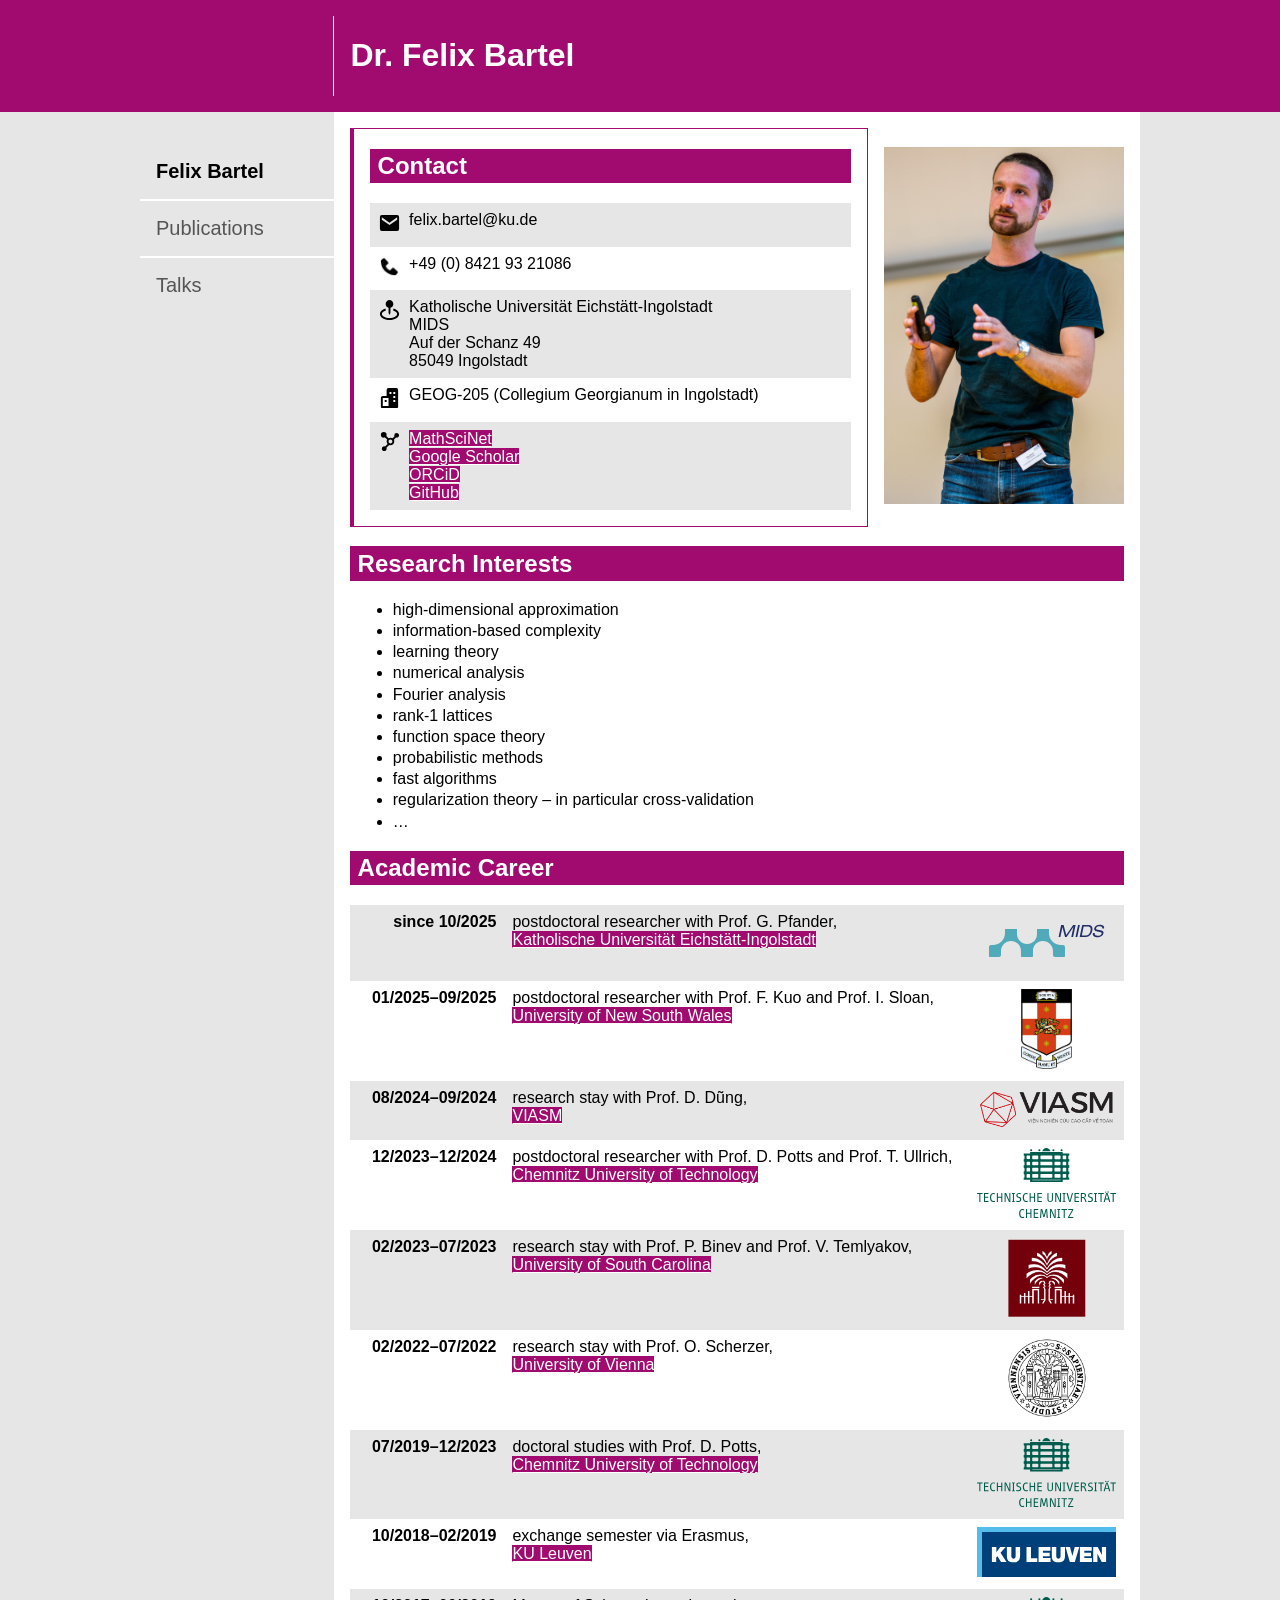
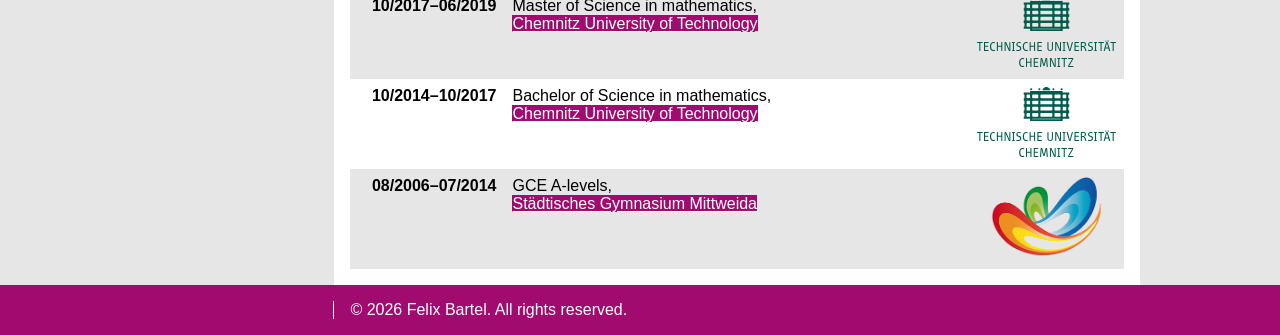
<file: index.html>
<!DOCTYPE html>
<html>
  <head>
    <meta charset="utf-8">
    <title>Felix Bartel</title>
    <link href="./style.css" rel="stylesheet">
    <link href="./index.css" rel="stylesheet">
    <link rel="icon" type="image/x-icon" href="./img/favicon.ico">
    <link href='https://unpkg.com/boxicons@2.1.4/css/boxicons.min.css' rel='stylesheet'>
  </head>
  <body>
    <header>
      <div class="twocolumns">
        <div></div>
        <div></div>
        <div>
          <h1>Dr. Felix Bartel</h1>
          <button class="toggleNav" id="toggleNav" onclick="toggleNav()">&#9776</button>
        </div>
      </div>
    </header>
    <div class="middle">
      <div class="twocolumns">
        <nav>
          <ul>
          <li><a class="active" href="index.html">Felix Bartel</a></li>
          <li><a href="publications.html">Publications</a>
          </li>
          <li><a href="talks.html">Talks</a></li>
          </ul>
        </nav>
        <main>


          <div class="about">
            <div class="box" style="flex:2">
              <h2>Contact</h2>
              <table class="contact">
                <tbody>
                  <tr>
                    <!--<td>e-mail</td>-->
                    <td><div style="align-self:center;flex:1"><img src="./img/envelope.svg" alt="envelope" style="max-width:100%"></div></td>
                    <td>
                        felix<script>
                          document.write('<span>.</span>' + 'ba<sp' + 'an style="display:none">sy' + 'stem</span>rtel@k' + 'u.<!--moscow-' + '->d<span></span>e');
                      </script>
                    </td>
                  </tr>
                  <tr>
                    <td><div style="align-self:center;flex:1"><img src="./img/phone-solid-24.png" alt="phone" style="max-width:100%"></div></td>
                    <td>
                        +4<span style="display:none">7</span>9
                        <script>
                            document.write('(0<span style="display:no' + 'ne">842</span>) 8421 9' + '3<span></spa' + 'n> 21')
                        </script>0<span>8</span>6
                    </td>
                  </tr>
                  <tr>
                    <!--<td>address</td>-->
                    <td><div style="align-self:center;flex:1"><img src="./img/pin.svg" alt="pin" style="max-width:100%"></div></td>
                    <td>Katholische Universität Eichstätt-Ingolstadt<br>
                    MIDS<br>
                    Auf der Schanz 49<br>
                    85049 Ingolstadt</td>
                  </tr>
                  <tr>
                    <!--<td>room</td>-->
                    <td><div style="align-self:center;flex:1"><img src="./img/office.svg" alt="office" style="max-width:100%"></div></td>
                    <td>GEOG-205 (Collegium Georgianum in Ingolstadt)</td>
                  </tr>
                  <tr>
                    <!--<td>networks</td>-->
                    <td><div style="align-self:center;flex:1"><img src="./img/network.svg" alt="network" style="max-width:100%"></div></td>
                    <td><a class="link" href="https://mathscinet.ams.org/mathscinet/author?authorId=1380680">MathSciNet</a><br>
                    <a class="link" href="https://scholar.google.de/citations?user=BkFTW0IAAAAJ&amp;hl=en">Google Scholar</a><br>
                    <a class="link" href="https://orcid.org/0000-0003-3061-4647">ORCiD</a><br>
                    <a class="link" href="https://github.com/felixbartel">GitHub</a>
                    </td>
                  </tr>
                </tbody>
              </table>
            </div>
            <div style="align-self:center;flex:1"><img src="./img/felix.jpg" alt="felix" style="max-width:100%"></div>
          </div>

          <h2>Research Interests</h2>
    
          <ul>
            <li>high-dimensional approximation</li>
            <li>information-based complexity</li>
            <li>learning theory</li>
            <li>numerical analysis</li>
            <li>Fourier analysis</li>
            <li>rank-1 lattices</li>
            <li>function space theory</li>
            <li>probabilistic methods</li>
            <li>fast algorithms</li>
            <li>regularization theory &ndash; in particular cross-validation</li>
            <li>&hellip;</li>
          </ul>


          <h2>Academic Career</h2>

          <table class="cv">
          <tbody>
            <tr>
              <td>since 10/2025</td>
              <td>postdoctoral researcher with <nobr>Prof. G. Pfander</nobr>,<br><a href="https://www.ku.de">Katholische Universität Eichstätt-Ingolstadt</a></td>
              <td><img src="./img/mids.svg" alt="unws"></td>
            </tr>
            <tr>
              <td>01/2025&ndash;09/2025</td>
              <td>postdoctoral researcher with <nobr>Prof. F. Kuo</nobr> and <nobr>Prof. I. Sloan</nobr>,<br><a href="https://www.unsw.edu.au/">University of New South Wales</a></td>
              <td><img src="./img/unsw.png" alt="unws"></td>
            </tr>
            <tr>
              <td>08/2024&ndash;09/2024
              <td>research stay with <nobr>Prof. D. Dũng</nobr>,<br><a href="https://viasm.edu.vn/">VIASM</a></td>
              <td><img src="./img/viasm.png" alt="viasm"></td>
            </tr>
            <tr>
              <td>12/2023&ndash;12/2024</td>
              <td>postdoctoral researcher with <nobr>Prof. D. Potts</nobr> and <nobr>Prof. T. Ullrich</nobr>,<br><a href="https://tu-chemntiz.de">Chemnitz University of Technology</a></td>
              <td><img src="./img/tuchemnitz.svg" alt="tuchemnitz"></td>
            </tr>
            <tr>
              <td>02/2023&ndash;07/2023</td>
              <td>research stay with <nobr>Prof. P. Binev</nobr> and <nobr>Prof. V. Temlyakov</nobr>,<br><a href="https://sc.edu/">University of South Carolina</a></td>
              <td><img src="./img/usc.png" alt="usc"></td>
            </tr>
            <tr>
              <td>02/2022&ndash;07/2022</td>
              <td>research stay with <nobr>Prof. O. Scherzer</nobr>,<br><a href="https://www.univie.ac.at/">University of Vienna</a></td>
              <td><img src="./img/univienna.png" alt="univienna"></td>
            </tr>
            <tr>
              <td>07/2019&ndash;12/2023</td>
              <td>doctoral studies with <nobr>Prof. D. Potts</nobr>,<br><a href="https://tu-chemntiz.de">Chemnitz University of Technology</a></td>
              <td><img src="./img/tuchemnitz.svg" alt="tuchemnitz"></td>
            </tr>
            <tr>
              <td>10/2018&ndash;02/2019</td>
              <td>exchange semester via Erasmus,<br><a href="https://www.kuleuven.be/">KU Leuven</a></td>
              <td><img src="./img/kuleuven.svg" alt="kuleuven"></td>
            </tr>
            <tr>
              <td>10/2017&ndash;06/2019</td>
              <td>Master of Science in mathematics,<br><a href="https://tu-chemntiz.de">Chemnitz University of Technology</a></td>
              <td><img src="./img/tuchemnitz.svg" alt="tuchemnitz"></td>
            </tr>
            <tr>
              <td>10/2014&ndash;10/2017</td>
              <td>Bachelor of Science in mathematics,<br><a href="https://tu-chemntiz.de">Chemnitz University of Technology</a></td>
              <td><img src="./img/tuchemnitz.svg" alt="tuchemnitz"></td>
            </tr>
            <tr>
              <td>08/2006&ndash;07/2014
              <td>GCE A-levels,<br><a href="https://gym-mw.de/">Städtisches Gymnasium Mittweida</a></td>
              <td><img src="./img/gymmw.png" alt="gymmw"></td>
            </tr>
          </tbody>
          </table>
        </main>
      </div>
    </div>
    <footer>
      <div class="twocolumns">
        <div></div>
        <div></div>
        <div>
          &#169; 2026 Felix Bartel. All rights reserved.
        </div>
      </div>
    </footer>
    <script src="./script.js"></script>
  </body>
</html>
</file>
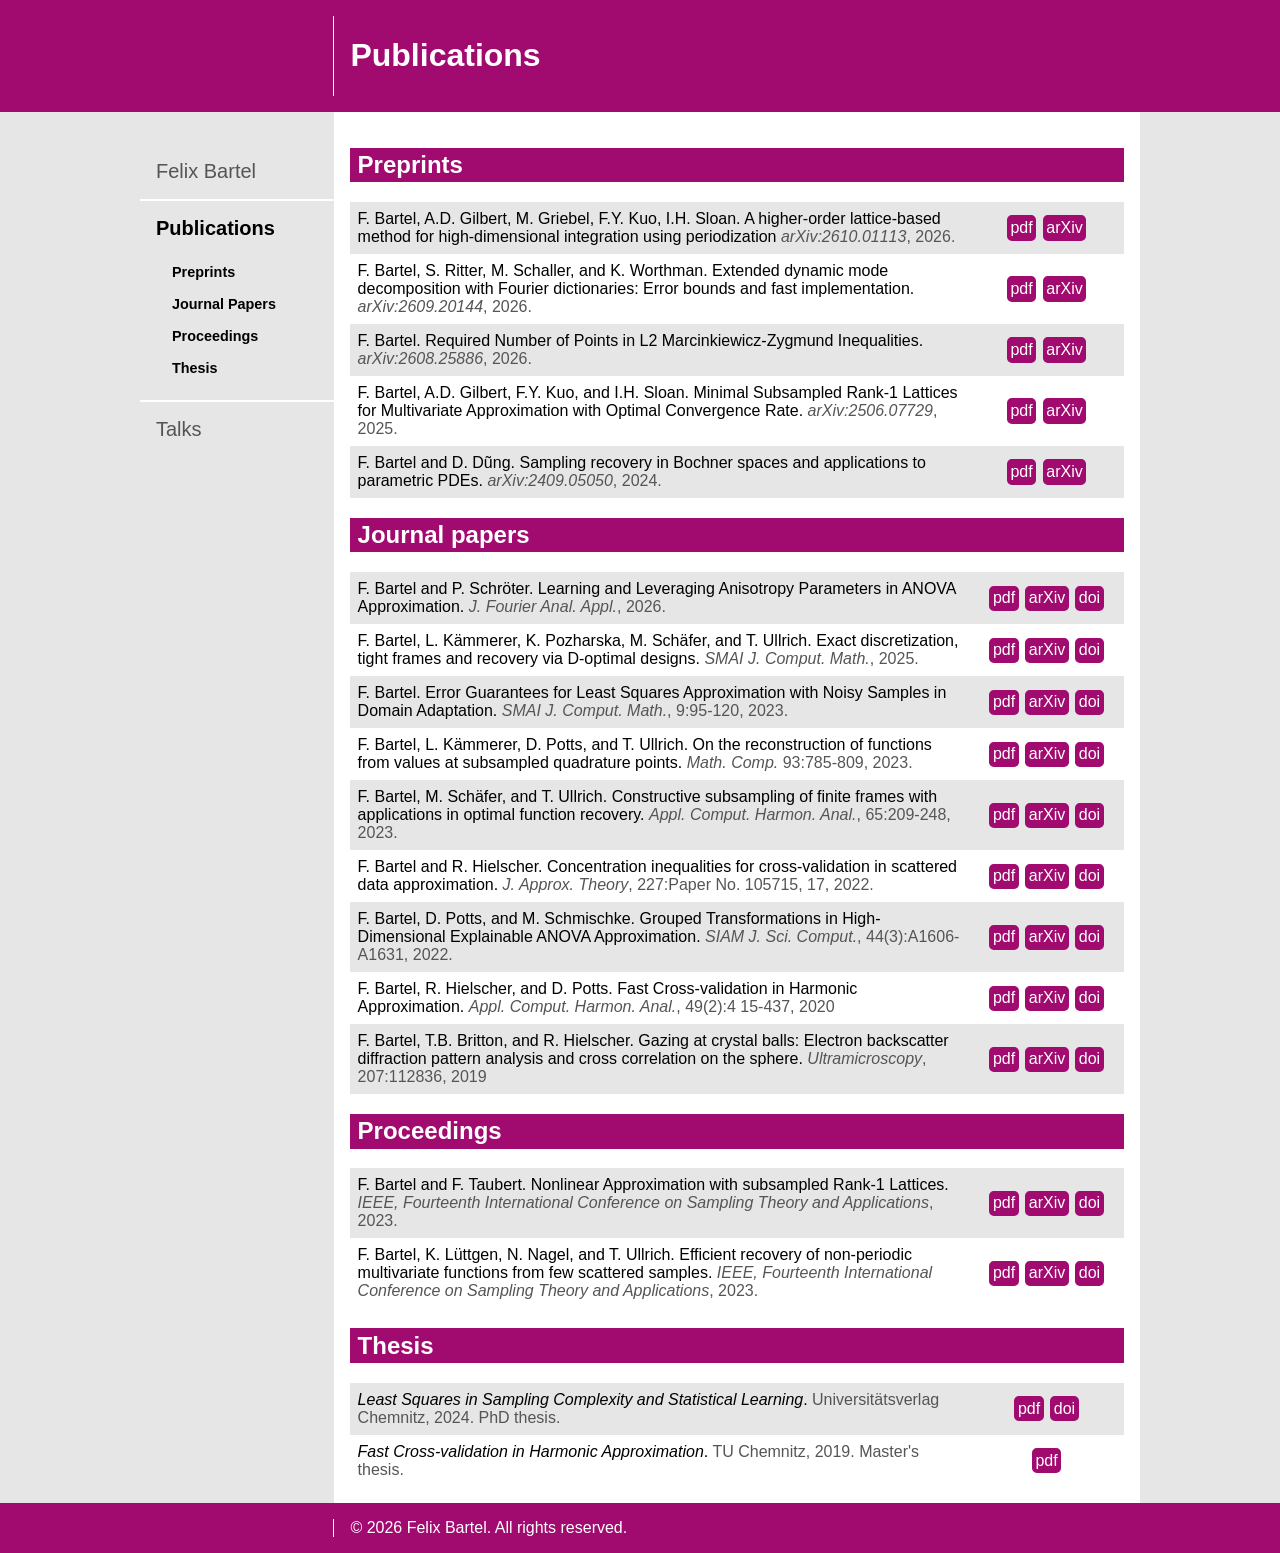
<file: publications.html>
<!DOCTYPE html>
<html>
  <head>
    <meta charset="utf-8">
    <title>Felix Bartel | Publications</title>
    <link href="./style.css" rel="stylesheet">
    <link href="./publications.css" rel="stylesheet">
    <link rel="icon" type="image/x-icon" href="./img/favicon.ico">
  </head>
  <body>
    <header>
      <div class="twocolumns">
        <div></div>
        <div></div>
        <div>
          <h1>Publications</h1>
          <button class="toggleNav" id="toggleNav" onclick="toggleNav()">&#9776</button>
        </div>
      </div>
    </header>
    <div class="middle">
      <div class="twocolumns">
        <nav>
          <ul>
          <li><a href="index.html">Felix Bartel</a></li>
          <li><a class="active" href="publications.html">Publications</a>
            <ul>
              <li><a href="#preprints">Preprints</a>
              <li><a href="#journal">Journal Papers</a>
              <li><a href="#proceedings">Proceedings</a>
              <li><a href="#thesis">Thesis</a>
            </ul>
          </li>
          <li><a href="talks.html">Talks</a></li>
          </ul>
        </nav>
        <div></div>
        <main>
          <h2 id="preprints">Preprints</h2>

          <table>
          <tbody>
            <tr>
              <td>
                <span>F. Bartel, A.D. Gilbert, M. Griebel, F.Y. Kuo, I.H. Sloan.</span>
                <span>A higher-order lattice-based method for high-dimensional integration using periodization</span>
                <span><i>arXiv:2610.01113</i>, 2026.</span>
              </td>
              <td>
                <div class="linkbuttons">
                  <a href="publications/BGGKS26.pdf">pdf</a>
                  <a href="https://arxiv.org/abs/2610.01113">arXiv</a>
                </div>
              </td>
            </tr>
            <tr>
              <td>
                <span>F. Bartel, S. Ritter, M. Schaller, and K. Worthman.</span>
                <span>Extended dynamic mode decomposition with Fourier dictionaries: Error bounds and fast implementation.</span>
                <span><i>arXiv:2609.20144</i>, 2026.</span>
              </td>
              <td>
                <div class="linkbuttons">
                  <a href="publications/BRSW26.pdf">pdf</a>
                  <a href="https://arxiv.org/abs/2609.20144">arXiv</a>
                </div>
              </td>
            </tr>
            <tr>
              <td>
                <span>F. Bartel.</span>
                <span>Required Number of Points in L2 Marcinkiewicz-Zygmund Inequalities.</span>
                <span><i>arXiv:2608.25886</i>, 2026.</span>
              </td>
              <td>
                <div class="linkbuttons">
                  <a href="publications/B26.pdf">pdf</a>
                  <a href="https://arxiv.org/abs/2608.25886">arXiv</a>
                </div>
              </td>
            </tr>
            <tr>
              <td>
                <span>F. Bartel, A.D. Gilbert, F.Y. Kuo, and I.H. Sloan.</span>
                <span>Minimal Subsampled Rank-1 Lattices for Multivariate Approximation with Optimal Convergence Rate.</span>
                <span><i>arXiv:2506.07729</i>, 2025.</span>
              </td>
              <td>
                <div class="linkbuttons">
                  <a href="publications/BGKS25.pdf">pdf</a>
                  <a href="https://arxiv.org/abs/2506.07729">arXiv</a>
                </div>
              </td>
            </tr>
            <tr>
              <td>
                <span>F. Bartel and D. Dũng.</span>
                <span>Sampling recovery in Bochner spaces and applications to parametric PDEs.</span>
                <span><i>arXiv:2409.05050</i>, 2024.</span>
              </td>
              <td>
                <div class="linkbuttons">
                  <a href="publications/BD24.pdf">pdf</a>
                  <a href="https://arxiv.org/abs/2409.05050">arXiv</a>
                </div>
              </td>
            </tr>
          </tbody>
          </table>


          <h2 id="journal">Journal papers</h2>

          <table>
          <tbody>
            <tr>
              <td>
                <span>F. Bartel and P. Schröter.</span>
                <span>Learning and Leveraging Anisotropy Parameters in ANOVA Approximation.</span>
                <span><i>J. Fourier Anal. Appl.</i>, 2026.</span>
              </td>
              <td>
                <div class="linkbuttons">
                  <a href="publications/BS25.pdf">pdf</a>
                  <a href="https://arxiv.org/abs/2511.00251">arXiv</a>
                  <a href="https://doi.org/10.1007/s00041-026-10256-0">doi</a>
                </div>
              </td>
            </tr>
            <tr>
              <td>
                <span>F. Bartel, L. Kämmerer, K. Pozharska, M. Schäfer, and T. Ullrich.</span>
                <span>Exact discretization, tight frames and recovery via D-optimal designs.</span>
                <span><i>SMAI J. Comput. Math.</i>, 2025.</span>
              </td>
              <td>
                <div class="linkbuttons">
                  <a href="publications/BKPSU24.pdf">pdf</a>
                  <a href="https://arxiv.org/abs/2412.02489">arXiv</a>
                  <a href="https://doi.org/10.5802/smai-jcm.136">doi</a>
                </div>
              </td>
            </tr>
            <tr>
              <td>
                <span>F. Bartel.</span>
                <span>Error Guarantees for Least Squares Approximation with Noisy Samples in Domain Adaptation.</span>
                <span><i>SMAI J. Comput. Math.</i>, 9:95-120, 2023.</span>
              </td>
              <td>
                <div class="linkbuttons">
                  <a href="publications/B23.pdf">pdf</a>
                  <a href="https://arxiv.org/abs/2204.04436">arXiv</a>
                  <a href="https://doi.org/10.5802/smai-jcm.96">doi</a>
                </div>
              </td>
            </tr>
            <tr>
              <td>
                <span>F. Bartel, L. Kämmerer, D. Potts, and T. Ullrich.</span>
                <span>On the reconstruction of functions from values at subsampled quadrature points.</span>
                <span><i>Math. Comp.</i> 93:785-809, 2023.</span>
              </td>
              <td>
                <div class="linkbuttons">
                  <a href="publications/BKPU23.pdf">pdf</a>
                  <a href="https://arxiv.org/abs/2208.13597">arXiv</a>
                  <a href="https://doi.org/10.1090/mcom/3896">doi</a>
                </div>
              </td>
            </tr>
            <tr>
              <td>
                <span>F. Bartel, M. Schäfer, and T. Ullrich.</span>
                <span>Constructive subsampling of finite frames with applications in optimal function recovery.</span>
                <span><i>Appl. Comput. Harmon. Anal.</i>, 65:209-248, 2023.</span>
              </td>
              <td>
                <div class="linkbuttons">
                  <a href="publications/BSU22.pdf">pdf</a>
                  <a href="https://arxiv.org/abs/2202.12625">arXiv</a>
                  <a href="https://doi.org/10.1016/j.acha.2023.02.004">doi</a>
                </div>
              </td>
            </tr>
            <tr>
              <td>
                <span>F. Bartel and R. Hielscher.</span>
                <span>Concentration inequalities for cross-validation in scattered data approximation.</span>
                <span><i>J. Approx. Theory</i>, 227:Paper No. 105715, 17, 2022.</span>
              </td>
              <td>
                <div class="linkbuttons">
                  <a href="publications/BH22.pdf">pdf</a>
                  <a href="https://arxiv.org/abs/2105.13790">arXiv</a>
                  <a href="https://doi.org/10.1016/j.jat.2022.105715">doi</a>
                </div>
              </td>
            </tr>
            <tr>
              <td>
                <span>F. Bartel, D. Potts, and M. Schmischke.</span>
                <span>Grouped Transformations in High-Dimensional Explainable ANOVA Approximation.</span>
                <span><i>SIAM J. Sci. Comput.</i>, 44(3):A1606-A1631, 2022.</span>
              </td>
              <td>
                <div class="linkbuttons">
                  <a href="publications/BSP22.pdf">pdf</a>
                  <a href="https://arxiv.org/abs/2010.10199">arXiv</a>
                  <a href="https://doi.org/10.1137/20M1374547">doi</a>
                </div>
              </td>
            </tr>
            <tr>
              <td>
                <span>F. Bartel, R. Hielscher, and D. Potts.</span>
                <span>Fast Cross-validation in Harmonic Approximation.</span>
                <span><i>Appl. Comput. Harmon. Anal.</i>, 49(2):4 15-437, 2020</span>
              </td>
              <td>
                <div class="linkbuttons">
                  <a href="publications/BHP20.pdf">pdf</a>
                  <a href="https://arxiv.org/abs/1903.10206">arXiv</a>
                  <a href="https://doi.org/10.1016/j.acha.2020.05.002">doi</a>
                </div>
              </td>
            </tr>
            <tr>
              <td>
                <span>F. Bartel, T.B. Britton, and R. Hielscher.</span>
                <span>Gazing at crystal balls: Electron backscatter diffraction pattern analysis and cross correlation on the sphere.</span>
                <span><i>Ultramicroscopy</i>, 207:112836, 2019</span>
              </td>
              <td>
                <div class="linkbuttons">
                  <a href="publications/BBH19.pdf">pdf</a>
                  <a href="https://arxiv.org/abs/1810.03211">arXiv</a>
                  <a href="https://doi.org/10.1016/j.ultramic.2019.112836">doi</a>
                </div>
              </td>
            </tr>
          </tbody>
          </table>

          <h2 id="proceedings">Proceedings</h2>

          <table>
          <tbody>
            <tr>
              <td>
                <span>F. Bartel and F. Taubert.</span>
                <span>Nonlinear Approximation with subsampled Rank-1 Lattices.</span>
                <span><i>IEEE, Fourteenth International Conference on Sampling Theory and Applications</i>, 2023.</span>
              </td>
              <td>
                <div class="linkbuttons">
                  <a href="publications/BT23.pdf">pdf</a>
                  <a href="https://arxiv.org/abs/2303.17541">arXiv</a>
                  <a href="https://doi.org/10.1109/SampTA59647.2023.10301197">doi</a>
                </div>
              </td>
            </tr>
            <tr>
              <td>
                <span>F. Bartel, K. Lüttgen, N. Nagel, and T. Ullrich.</span>
                <span>Efficient recovery of non-periodic multivariate functions from few scattered samples.</span>
                <span><i>IEEE, Fourteenth International Conference on Sampling Theory and Applications</i>, 2023.</span>
              </td>
              <td>
                <div class="linkbuttons">
                  <a href="publications/BLNU23.pdf">pdf</a>
                  <a href="https://arxiv.org/abs/2306.07140">arXiv</a>
                  <a href="https://doi.org/10.1109/SampTA59647.2023.10301396">doi</a>
                </div>
              </td>
            </tr>
          </tbody>
          </table>

          <h2 id="thesis">Thesis</h2>

          <table>
          <tbody>
            <tr>
              <td>
                <i>Least Squares in Sampling Complexity and Statistical Learning</i>.
                <span>Universitätsverlag Chemnitz, 2024. PhD thesis.</span>
              </td>
              <td>
                <div class="linkbuttons">
                  <a href="publications/diss.pdf">pdf</a>
                  <a href="https://doi.org/10.51382/978-3-96100-204-7">doi</a>
                </div>
              </td>
            </tr>
            <tr>
              <td>
                <i>Fast Cross-validation in Harmonic Approximation</i>.
                <span>TU Chemnitz, 2019. Master's thesis.</span>
              </td>
              <td>
                <div class="linkbuttons">
                  <a href="publications/B19.pdf">pdf</a>
                </div>
              </td>
            </tr>
          </tbody>
          </table>
        </main>
      </div>
    </div>
    <footer>
      <div class="twocolumns">
        <div></div>
        <div></div>
        <div>
          &#169; 2026 Felix Bartel. All rights reserved.
        </div>
      </div>
    </footer>
    <script src="./script.js"></script>
  </body>
</html>
</file>
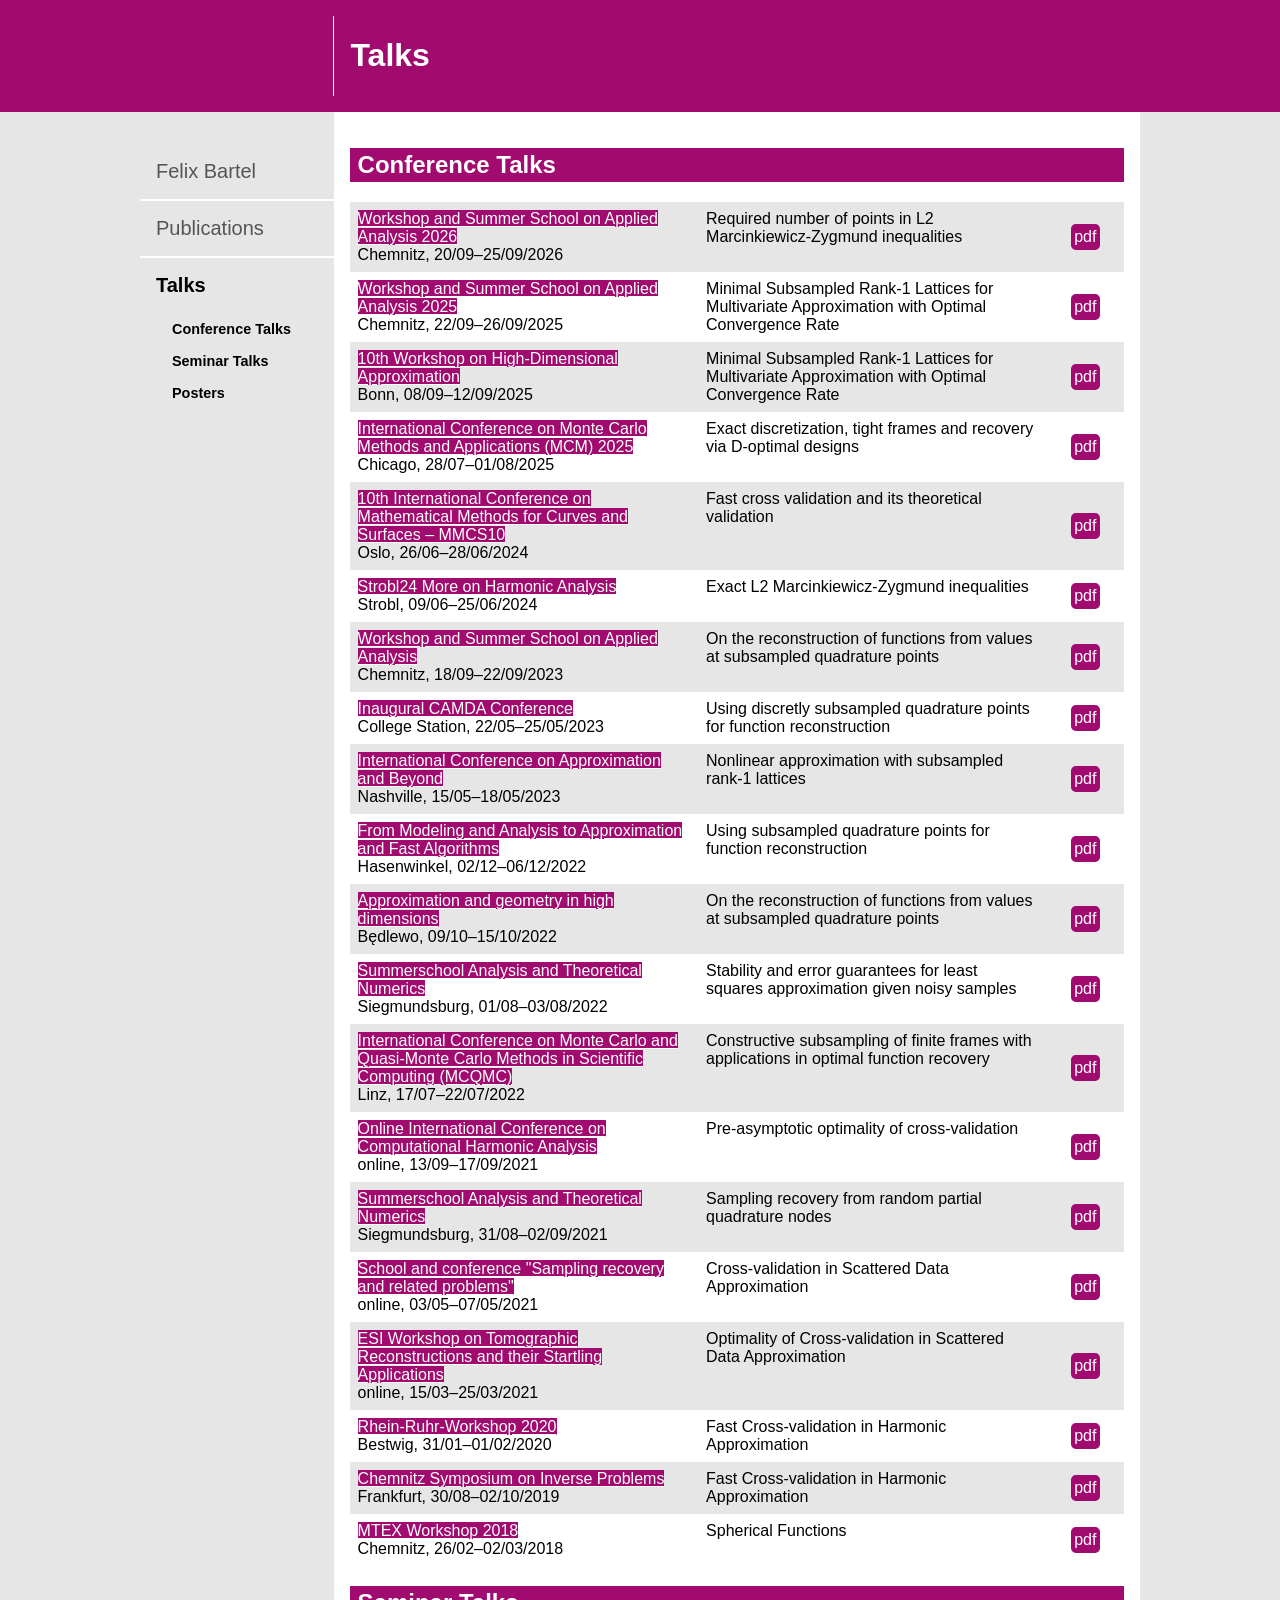
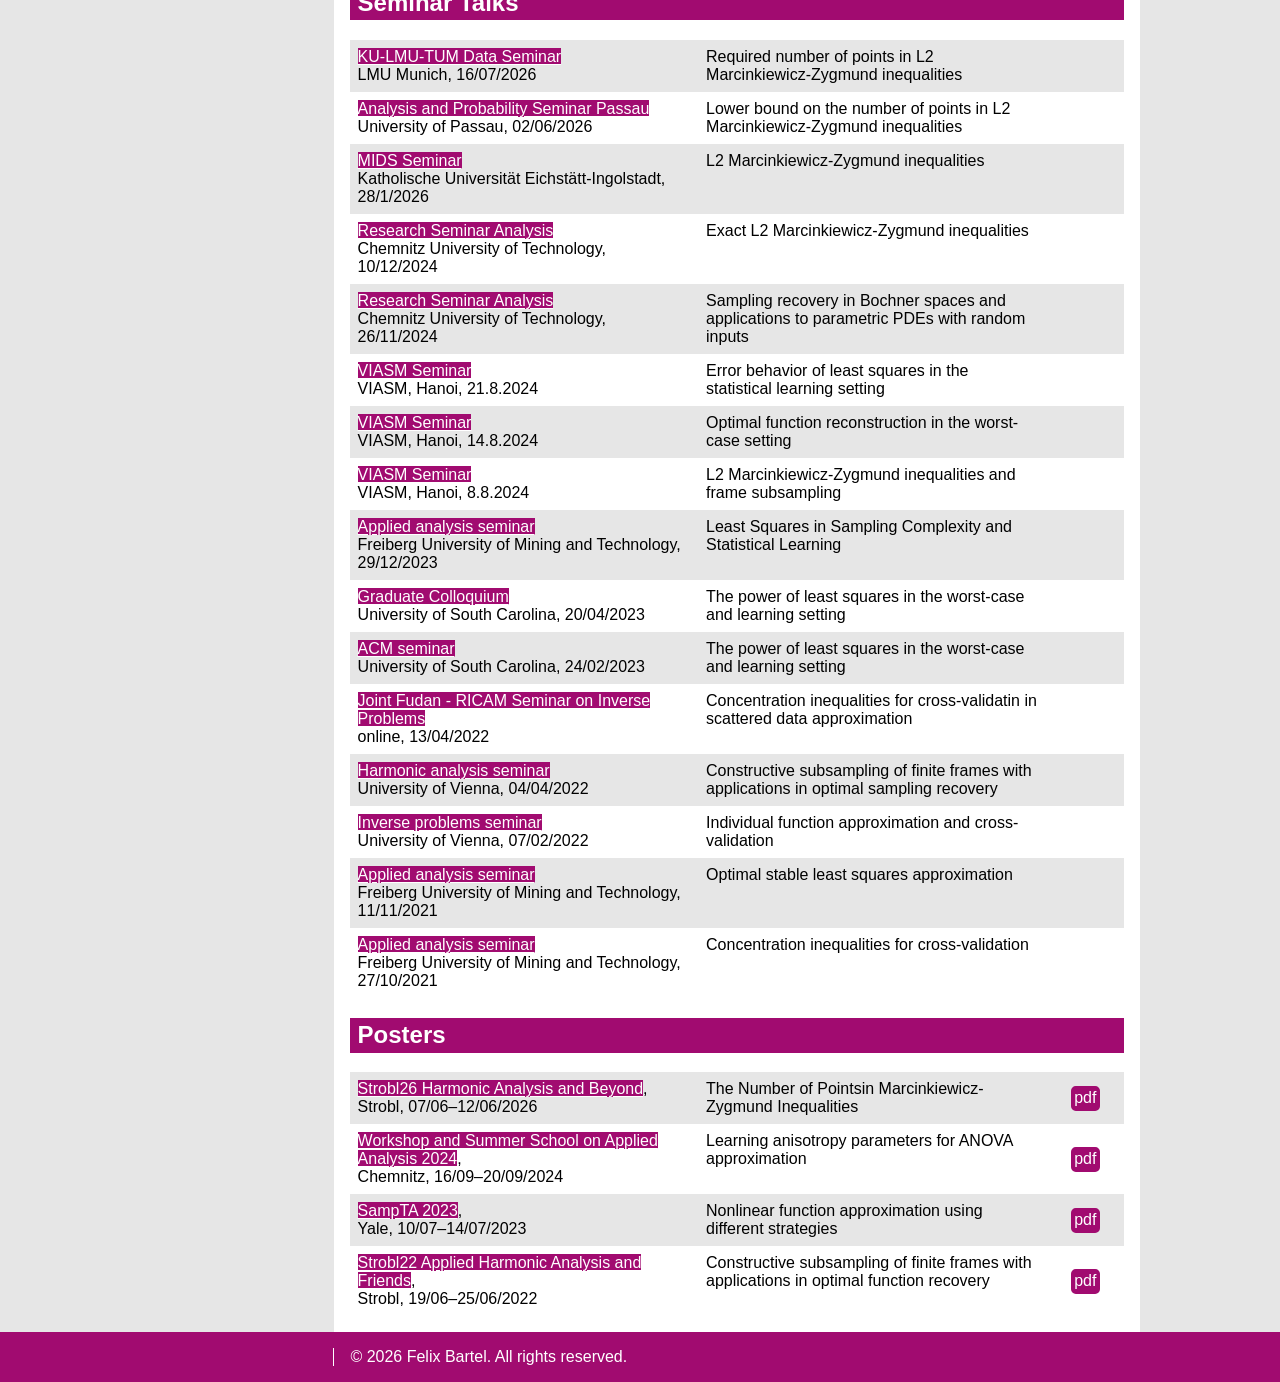
<file: talks.html>
<!DOCTYPE html>
<html>
  <head>
    <meta charset="utf-8">
    <title>Felix Bartel | Talks</title>
    <link href="./style.css" rel="stylesheet">
    <link href="./talks.css" rel="stylesheet">
    <link rel="icon" type="image/x-icon" href="./img/favicon.ico">
  </head>
  <body>
    <header>
      <div class="twocolumns">
        <div></div>
        <div></div>
        <div>
          <h1>Talks</h1>
          <button class="toggleNav" id="toggleNav" onclick="toggleNav()">&#9776</button>
        </div>
      </div>
    </header>
    <div class="middle">
      <div class="twocolumns">
        <nav>
          <ul>
          <li><a href="index.html">Felix Bartel</a></li>
          <li><a href="publications.html">Publications</a></li>
          <li><a class="active" href="talks.html">Talks</a>
            <ul>
              <li><a href="#conference">Conference Talks</a>
              <li><a href="#seminar">Seminar Talks</a>
              <li><a href="#poster">Posters</a>
            </ul>
          </li>
          </ul>
        </nav>
        <main>
          <h2 id="conference">Conference Talks</h2>

          <table>
          <tbody>
            <tr>
              <td><a href="https://www.chemnitz-am.de/cms2026/">Workshop and Summer School on Applied Analysis 2026</a><br/>Chemnitz, 20/09&ndash;25/09/2026</td>
              <td>Required number of points in L2 Marcinkiewicz-Zygmund inequalities</td>
              <td><div class="linkbuttons"><a href="talks/2026summerschool.pdf">pdf</a></div></td>
            </tr>



            <tr>
              <td><a href="https://www.chemnitz-am.de/cms2025/">Workshop and Summer School on Applied Analysis 2025</a><br/>Chemnitz, 22/09&ndash;26/09/2025</td>
              <td>Minimal Subsampled Rank-1 Lattices for Multivariate Approximation with Optimal Convergence Rate</td>
              <td><div class="linkbuttons"><a href="talks/2025schummerschool.pdf">pdf</a></div></td>
            </tr>



            <tr>
              <td><a href="https://ins.uni-bonn.de/media/public/u/garcke/hda2025/#a-program">10th Workshop on High-Dimensional Approximation</a><br/>Bonn, 08/09&ndash;12/09/2025</td>
              <td>Minimal Subsampled Rank-1 Lattices for Multivariate Approximation with Optimal Convergence Rate</td>
              <td><div class="linkbuttons"><a href="talks/2025hda.pdf">pdf</a></div></td>
            </tr>



            <tr>
              <td><a href="https://fjhickernell.github.io/mcm2025/">International Conference on Monte Carlo Methods and Applications (MCM) 2025</a><br/>Chicago, 28/07&ndash;01/08/2025</td>
              <td>Exact discretization, tight frames and recovery via D-optimal designs</td>
              <td><div class="linkbuttons"><a href="talks/2025mcm.pdf">pdf</a></div></td>
            </tr>
            <tr>
              <td><a href="https://www.mn.uio.no/math/english/research/groups/cm/events/conferences/tenth-curves-and-surfaces/">10th International Conference on Mathematical Methods for Curves and Surfaces &ndash; MMCS10</a><br/>Oslo, 26/06&ndash;28/06/2024</td>
              <td>Fast cross validation and its theoretical validation</td>
              <td><div class="linkbuttons"><a href="talks/2024mmcs.pdf">pdf</a></div></td>
            </tr>
            <tr>
              <td><a href="https://ps-mathematik.univie.ac.at/e/?event=strobl24">Strobl24 More on Harmonic Analysis</a><br/>Strobl, 09/06&ndash;25/06/2024</td>
              <td>Exact L2 Marcinkiewicz-Zygmund inequalities</td>
              <td><div class="linkbuttons"><a href="talks/2024strobl.pdf">pdf</a></div></td>
            </tr>
            <tr>
              <td><a href="https://www.chemnitz-am.de/cms2023/">Workshop and Summer School on Applied Analysis</a><br/>Chemnitz, 18/09&ndash;22/09/2023</td>
              <td>On the reconstruction of functions from values at subsampled quadrature points</td>
              <td><div class="linkbuttons"><a href="talks/2023summerschool.pdf">pdf</a></div></td>
            </tr>
            <tr>
              <td><a href="https://sites.google.com/tamu.edu/camda-conference/">Inaugural CAMDA Conference</a><br/>College Station, 22/05&ndash;25/05/2023</td>
              <td>Using discretly subsampled quadrature points for function reconstruction</td>
              <td><div class="linkbuttons"><a href="talks/2023camda.pdf">pdf</a></div></td>
            </tr>
            <tr>
              <td><a href="https://my.vanderbilt.edu/nashville2023/">International Conference on Approximation and Beyond</a><br/>Nashville, 15/05&ndash;18/05/2023</td>
              <td>Nonlinear approximation with subsampled rank-1 lattices</td>
              <td><div class="linkbuttons"><a href="talks/2023aab.pdf">pdf</a></div></td>
            </tr>
            <tr>
              <td><a href="http://www.math.uni-luebeck.de/mitarbeiter/prestin/workshop/hasenwinkel2022/">From Modeling and Analysis to Approximation and Fast Algorithms</a><br/>Hasenwinkel, 02/12&ndash;06/12/2022</td>
              <td>Using subsampled quadrature points for function reconstruction</td>
              <td><div class="linkbuttons"><a href="talks/2022hasenwinkel.pdf">pdf</a></div></td>
            </tr>
            <tr>
              <td><a href="https://www.impan.pl/en/activities/banach-center/conferences/22-approximation">Approximation and geometry in high dimensions</a><br/>B&#281;dlewo, 09/10&ndash;15/10/2022</td>
              <td>On the reconstruction of functions from values at subsampled quadrature points</td>
              <td><div class="linkbuttons"><a href="talks/2022bedlewo.pdf">pdf</a></div></td>
            </tr>
            <tr>
              <td><a href="http://www.analysis-schmeisser.uni-jena.de/Forschung/Tagungen+/Siegmundsburg.html">Summerschool Analysis and Theoretical Numerics</a><br/>Siegmundsburg, 01/08&ndash;03/08/2022</td>
              <td>Stability and error guarantees for least squares approximation given noisy samples</td>
              <td><div class="linkbuttons"><a href="talks/2022siegmundsburg.pdf">pdf</a></div></td>
            </tr>
            <tr>
              <td><a href="https://www.ricam.oeaw.ac.at/events/conferences/mcqmc2022/">International Conference on Monte Carlo and Quasi-Monte Carlo Methods in Scientific Computing (MCQMC)</a><br/>Linz, 17/07&ndash;22/07/2022</td>
              <td>Constructive subsampling of finite frames with applications in optimal function recovery</td>
              <td><div class="linkbuttons"><a href="talks/2022mcqmc.pdf">pdf</a></div></td>
            </tr>
            <tr>
              <td><a href="https://www.univie.ac.at/projektservice-mathematik/e/index.php?event=ICCHA2021online">Online International Conference on Computational Harmonic Analysis</a><br/>online, 13/09&ndash;17/09/2021</td>
              <td>Pre-asymptotic optimality of cross-validation</td>
              <td><div class="linkbuttons"><a href="talks/2021iccha.pdf">pdf</a></div></td>
            </tr>
            <tr>
              <td><a href="http://www.analysis-schmeisser.uni-jena.de/Forschung/Tagungen+/Siegmundsburg.html">Summerschool Analysis and Theoretical Numerics</a><br/>Siegmundsburg, 31/08&ndash;02/09/2021</td>
              <td>Sampling recovery from random partial quadrature nodes</td>
              <td><div class="linkbuttons"><a href="talks/2021siegmundsburg.pdf">pdf</a></div></td>
            </tr>
            <tr>
              <td><a href="http://approx-lab.math.msu.su/workshop2_eng.html">School and conference "Sampling recovery and related problems"</a><br/>online, 03/05&ndash;07/05/2021</td>
              <td>Cross-validation in Scattered Data Approximation</td>
              <td><div class="linkbuttons"><a href="talks/2021hda.pdf">pdf</a></div></td>
            </tr>
            <tr>
              <td><a href="https://www.esi.ac.at/events/e389/">ESI Workshop on Tomographic Reconstructions and their Startling Applications</a><br/>online, 15/03&ndash;25/03/2021</td>
              <td>Optimality of Cross-validation in Scattered Data Approximation</td>
              <td><div class="linkbuttons"><a href="talks/2021esi.pdf">pdf</a></div></td>
            </tr>
            <tr>
              <td><a href="https://www.fernuni-hagen.de/numerik/rrw/workshop2020.shtml">Rhein-Ruhr-Workshop 2020</a><br/>Bestwig, 31/01&ndash;01/02/2020</td>
              <td>Fast Cross-validation in Harmonic Approximation</td>
              <td><div class="linkbuttons"><a href="talks/2020rrw.pdf">pdf</a></div></td>
            </tr>
            <tr>
              <td><a href="https://www.chemnitz-am.de/ipsym2019">Chemnitz Symposium on Inverse Problems</a><br/>Frankfurt, 30/08&ndash;02/10/2019</td>
              <td>Fast Cross-validation in Harmonic Approximation</td>
              <td><div class="linkbuttons"><a href="talks/2019inverse.pdf";>pdf</a></div></td>
            </tr>
            <tr>
              <td><a href=" https://www-user.tu-chemnitz.de/~rahi/mtexWorkshop18/index.php">MTEX Workshop 2018</a><br/>Chemnitz, 26/02&ndash;02/03/2018</td>
              <td>Spherical Functions</td>
              <td><div class="linkbuttons"><a href="talks/2018mtex.pdf";>pdf</a></div></td>
            </tr>
          </tbody>
          </table>
      
          <h2 id="seminar">Seminar Talks</h2>

          <table>
          <tbody>
            <tr>
              <td><a href="">KU-LMU-TUM Data Seminar</a><br/>LMU Munich, 16/07/2026</td>
              <td>Required number of points in L2 Marcinkiewicz-Zygmund inequalities</td>
              <td></td>
            </tr>
            <tr>
              <td><a href="https://staff.fim.uni-passau.de/~rudolf/">Analysis and Probability Seminar Passau</a><br/>University of Passau, 02/06/2026</td>
              <td>Lower bound on the number of points in L2 Marcinkiewicz-Zygmund inequalities</td>
              <td></td>
            </tr>
            <tr>
              <td><a href="https://www.ku.de/en/the-ku/faculties/mgf/departments/mids/mids-seminar">MIDS Seminar</a><br/>Katholische Universität Eichstätt-Ingolstadt, 28/1/2026</td>
              <td>L2 Marcinkiewicz-Zygmund inequalities</td>
              <td></td>
            </tr>
            <tr>
              <td><a href="https://www.tu-chemnitz.de/mathematik/ang_analysis/seminar.html.en">Research Seminar Analysis</a><br/>Chemnitz University of Technology, 10/12/2024</td>
              <td>Exact L2 Marcinkiewicz-Zygmund inequalities</td>
              <td></td>
            </tr>
            <tr>
              <td><a href="https://www.tu-chemnitz.de/mathematik/ang_analysis/seminar.html.en">Research Seminar Analysis</a><br/>Chemnitz University of Technology, 26/11/2024</td>
              <td>Sampling recovery in Bochner spaces and applications to parametric PDEs with random inputs</td>
              <td></td>
            </tr>
            <tr>
              <td><a href="https://viasm.edu.vn/hdkh/seminar-error-behavior-of-least-squares-in-the-statistical-learning-setting">VIASM Seminar</a><br/>VIASM, Hanoi, 21.8.2024</td>
              <td>Error behavior of least squares in the statistical learning setting</td>
              <td></td>
            </tr>
            <tr>
              <td><a href="https://viasm.edu.vn/hdkh/seminar-optimal-function-reconstruction-in-the-worst-case-setting">VIASM Seminar</a><br/>VIASM, Hanoi, 14.8.2024</td>
              <td>Optimal function reconstruction in the worst-case setting</td>
              <td></td>
            </tr>
            <tr>
              <td><a href="https://viasm.edu.vn/hdkh/seminar-l2-marcinkiewicz-zygmund-inequalities-and-frame-subsampling">VIASM Seminar</a><br/>VIASM, Hanoi, 8.8.2024</td>
              <td>L2 Marcinkiewicz-Zygmund inequalities and frame subsampling</td>
              <td></td>
            </tr>
            <tr>
              <td><a href="https://tu-freiberg.de/fakult1/ana/seminar">Applied analysis seminar</a><br/>Freiberg University of Mining and Technology, 29/12/2023</td>
              <td>Least Squares in Sampling Complexity and Statistical Learning</td>
              <td></td>
            </tr>
            <tr>
              <td><a href="https://www.jonathanmichaelsmith.com/organization/graduate-colloquium-spring-2023">Graduate Colloquium</a><br/>University of South Carolina, 20/04/2023</td>
              <td>The power of least squares in the worst-case and learning setting</td>
              <td></td>
            </tr>
            <tr>
              <td><a href="https://www.changhuitan.com/seminar">ACM seminar</a><br/>University of South Carolina, 24/02/2023</td>
              <td>The power of least squares in the worst-case and learning setting</td>
              <td></td>
            </tr>
            <tr>
              <td><a href="https://www.ricam.oeaw.ac.at/events/seminars/fudan-ricam/">Joint Fudan - RICAM Seminar on Inverse Problems</a><br/>online, 13/04/2022</td>
              <td>Concentration inequalities for cross-validatin in scattered data approximation</td>
              <td></td>
            </tr>
            <tr>
              <td><a href="https://nuhag.univie.ac.at/">Harmonic analysis seminar</a><br/>University of Vienna, 04/04/2022</td>
              <td>Constructive subsampling of finite frames with applications in optimal sampling recovery</td>
              <td></td>
            </tr>
            <tr>
              <td><a href="https://csc.univie.ac.at/">Inverse problems seminar</a><br/>University of Vienna, 07/02/2022</td>
              <td>Individual function approximation and cross-validation</td>
              <td></td>
            </tr>
            <tr>
              <td><a href="https://tu-freiberg.de/fakult1/ana/seminar">Applied analysis seminar</a><br/>Freiberg University of Mining and Technology, 11/11/2021</td>
              <td>Optimal stable least squares approximation</td>
              <td></td>
            </tr>
            <tr>
              <td><a href="https://tu-freiberg.de/fakult1/ana/seminar">Applied analysis seminar</a><br/>Freiberg University of Mining and Technology, 27/10/2021</td>
              <td>Concentration inequalities for cross-validation</td>
              <td></td>
            </tr>
          </tbody>
          </table>
      
          <h2 id="poster">Posters</h2>
      
          <table>
          <tbody>
            <tr>
              <td><a href="https://ps-mathematik.univie.ac.at/e/?event=strobl26">Strobl26 Harmonic Analysis and Beyond</a>,<br/>Strobl, 07/06&ndash;12/06/2026</td>
              <td>The Number of Pointsin Marcinkiewicz-Zygmund Inequalities</td>
              <td><div class="linkbuttons"><a href="talks/2026strobl.pdf">pdf</a></div></td>
            </tr>
            <tr>
              <td><a href="https://www.chemnitz-am.de/cms2024/">Workshop and Summer School on Applied Analysis 2024</a>,<br/>Chemnitz, 16/09&ndash;20/09/2024</td>
              <td>Learning anisotropy parameters for ANOVA approximation</td>
              <td><div class="linkbuttons"><a href="talks/2024summerschool.pdf">pdf</a></div></td>
            </tr>
            <tr>
              <td><a href="https://sampta2023.github.io/speakers/">SampTA 2023</a>,<br/>Yale, 10/07&ndash;14/07/2023</td>
              <td>Nonlinear function approximation using different strategies</td>
              <td><div class="linkbuttons"><a href="talks/2023sampta.pdf">pdf</a></div></td>
            </tr>
            <tr>
              <td><a href="https://ps-mathematik.univie.ac.at/e/index.php?event=strobl22">Strobl22 Applied Harmonic Analysis and Friends</a>,<br/>Strobl, 19/06&ndash;25/06/2022</td>
              <td>Constructive subsampling of finite frames with applications in optimal function recovery</td>
              <td><div class="linkbuttons"><a href="talks/2022strobl.pdf">pdf</a></div></td>
            </tr>
          </tbody>
          </table>
        </main>
      </div>
    </div>
    <footer>
      <div class="twocolumns">
        <div></div>
        <div></div>
        <div>
          &#169; 2026 Felix Bartel. All rights reserved.
        </div>
      </div>
    </footer>
    <script src="./script.js"></script>
  </body>
</html>
</file>
<file: style.css>
:root{
  --primary: #a10b70; /* Chemnitz University of Technoloy */
  /*--primary: #ffdc00; /* UNSW yellow */
  /*--primary: #50aab9; /* MIDS blue */
  --secondary: white;
  --lightgray: #e6e6e6;
  --darkgray: #555;
}

*{
  box-sizing: border-box;
}

body{
  font-family: Roboto, Sans-serif;
  font-size: 1rem;
  margin: 0;
  background-color: var(--lightgray);
}

header, footer, div.middle{
  display: flex;
  justify-content: center;
}

header, footer{
  background-color: var(--primary);
  color: var(--secondary);
}

header div:last-child{
  display:flex;
}

header div:last-child button{
  margin-left: auto;
  margin-right: 1rem;
  border: none;
  background-color: var(--primary);
  color: white;
  font-size: 2rem;
}

main{
  background-color: white;
}

div.twocolumns{
  display: flex;
  max-width: 1000px;
  width: 100%;
}

header div.twocolumns, footer div.twocolumns{
  align-items: center;
}


div.twocolumns > :first-child{
  flex:1;
  width:100%;
}
header > div.twocolumns > :nth-child(2), footer > div.twocolumns > :nth-child(2){
  flex: 0 0 1px;
  background-color: var(--secondary);
  height: calc(100% - 2rem);
}
div.twocolumns > :last-child{
  flex:4;
  padding: 1rem;
  width:100%;
}

nav{
  position: sticky;
  top: 0;
  max-height: 100svh;
  padding-top: 2rem;
}

nav ul{
  margin: 0;
  list-style: none;
  padding: 0;
  display: flex;
  flex-direction: column;
}

nav ul li a{
  padding: 1rem;
  display: block;
  text-decoration: none;
  font-size: 1.25rem;
  color: var(--darkgray);
  border-top: 2px solid white;
}

nav ul li:first-child a{
  border-top: none;
}

nav ul li a.active{
  color: black;
  font-weight: 600;
}

nav ul li a:hover{
  color: var(--secondary);
  background-color: var(--primary);
  text-decoration: underline;
  font-weight: 600;
  text-decoration-thickness: 0.15rem;
}

nav ul li ul li a{
  padding: 0.5rem 0 0.5rem 2rem;
  text-decoration: none;
  font-size: 0.9rem;
  font-weight: 600;
  color: black;
  border: none;
}

nav ul li ul li:last-child a{
  margin-bottom: 1rem;
}

.toggleNav{
  display: none;
}



main h2{
  padding: 0.2rem 0.5rem;
  color: var(--secondary);
  font-size: 1.5rem;
  background-color: var(--primary);
}

main ul li{
  margin: 0.2rem 0 0 0.2rem;
}

main table{
  width: 100%;
  border-collapse: collapse;
}
main tr:nth-child(odd){
  background-color: var(--lightgray);
}
main th, td {
  padding: 0.5rem;
  vertical-align: top;
}

main .box{
  padding: 0 1rem 1rem;
  border: 1px solid;
  border-left: 4px solid;
  border-color: var(--primary);
}

main img{
  max-width: 100%;
  height: auto;
}

main i.bx{
    min-width: 1rem;
    font-size: 1.5rem;
}


main a{
  background-color: var(--primary);
  color: var(--secondary);
  text-decoration-style: solid;
  text-underline-offset: 0.1rem;
  text-decoration-color: var(--secondary);
}

main a:hover{
  color: var(--primary);
  background-color: var(--secondary);
  text-decoration: none;
  /*text-decoration: underline;
  text-decoration-style: solid;
  text-decoration-thickness: 0.15rem;*/
}

main div.linkbuttons{
  display:flex;
  flex-wrap:wrap;
  justify-content:center
}

main div.linkbuttons a{
  background-color: var(--primary);
  color: var(--secondary);
  text-decoration: none;
  border-radius: 0.3rem;
  border: 2px solid var(--primary);
  padding: 0.1rem;
  margin: 0.2rem;
  text-align: center;
}

main div.linkbuttons a:hover{
  color: var(--primary);
  background-color: var(--secondary);
  border-color: var(--secondary);
}

@media only screen and (max-width: 768px) {
  div.twocolumns{
    flex-direction: column;
  }
  div.twocolumns > div:first-child{
    flex: 0;
  }

  div.twocolumns > nav:first-child{
    position: static;
    top: 0;
    overflow: hidden;
    padding-top: 0rem;
    flex: 0;
    transition: flex-grow 0.5s;
  }

  .toggleNav{
    display: block;
  }
}
</file>
<file: index.css>
main table.cv td:nth-child(1){
  width: 20%;
  text-align: right;
  font-weight: 600;
}
main table.cv td:nth-child(2){
  width: 60%;
}
main table.cv td:nth-child(3){
  width: 20%;
  text-align: center;
  vertical-align: middle;
}
main table.cv td:nth-child(3) img{
  max-height: 5rem;
}

main table.contact td:nth-child(1){
  text-align: center;
  max-width: 2rem;
}
main table.contact td:nth-child(2){
  padding: 0.5rem 0.5rem 0.5rem 0;
}

main .about{
  display:flex;
  gap:1rem
}

@media only screen and (max-width: 768px) {
  main div.about{
    flex-direction: column;
  }
}
</file>
<file: publications.css>
main table td:nth-child(1){
  width: 80%;
}
main table td:nth-child(1) span:nth-child(1){
  font-weight:500;
}
main table td:nth-child(1) span:nth-child(2){
}
main table td:nth-child(1) span:last-child{
  color: var(--darkgray);
}
main table td:nth-child(2){
  width: 20%;
  vertical-align: middle;
}
</file>
<file: talks.css>
main table td:nth-child(1){
  width: 45%;
}
main table td:nth-child(2){
  width: 45%;
}
main table td:nth-child(3){
  vertical-align: middle;
}
</file>
